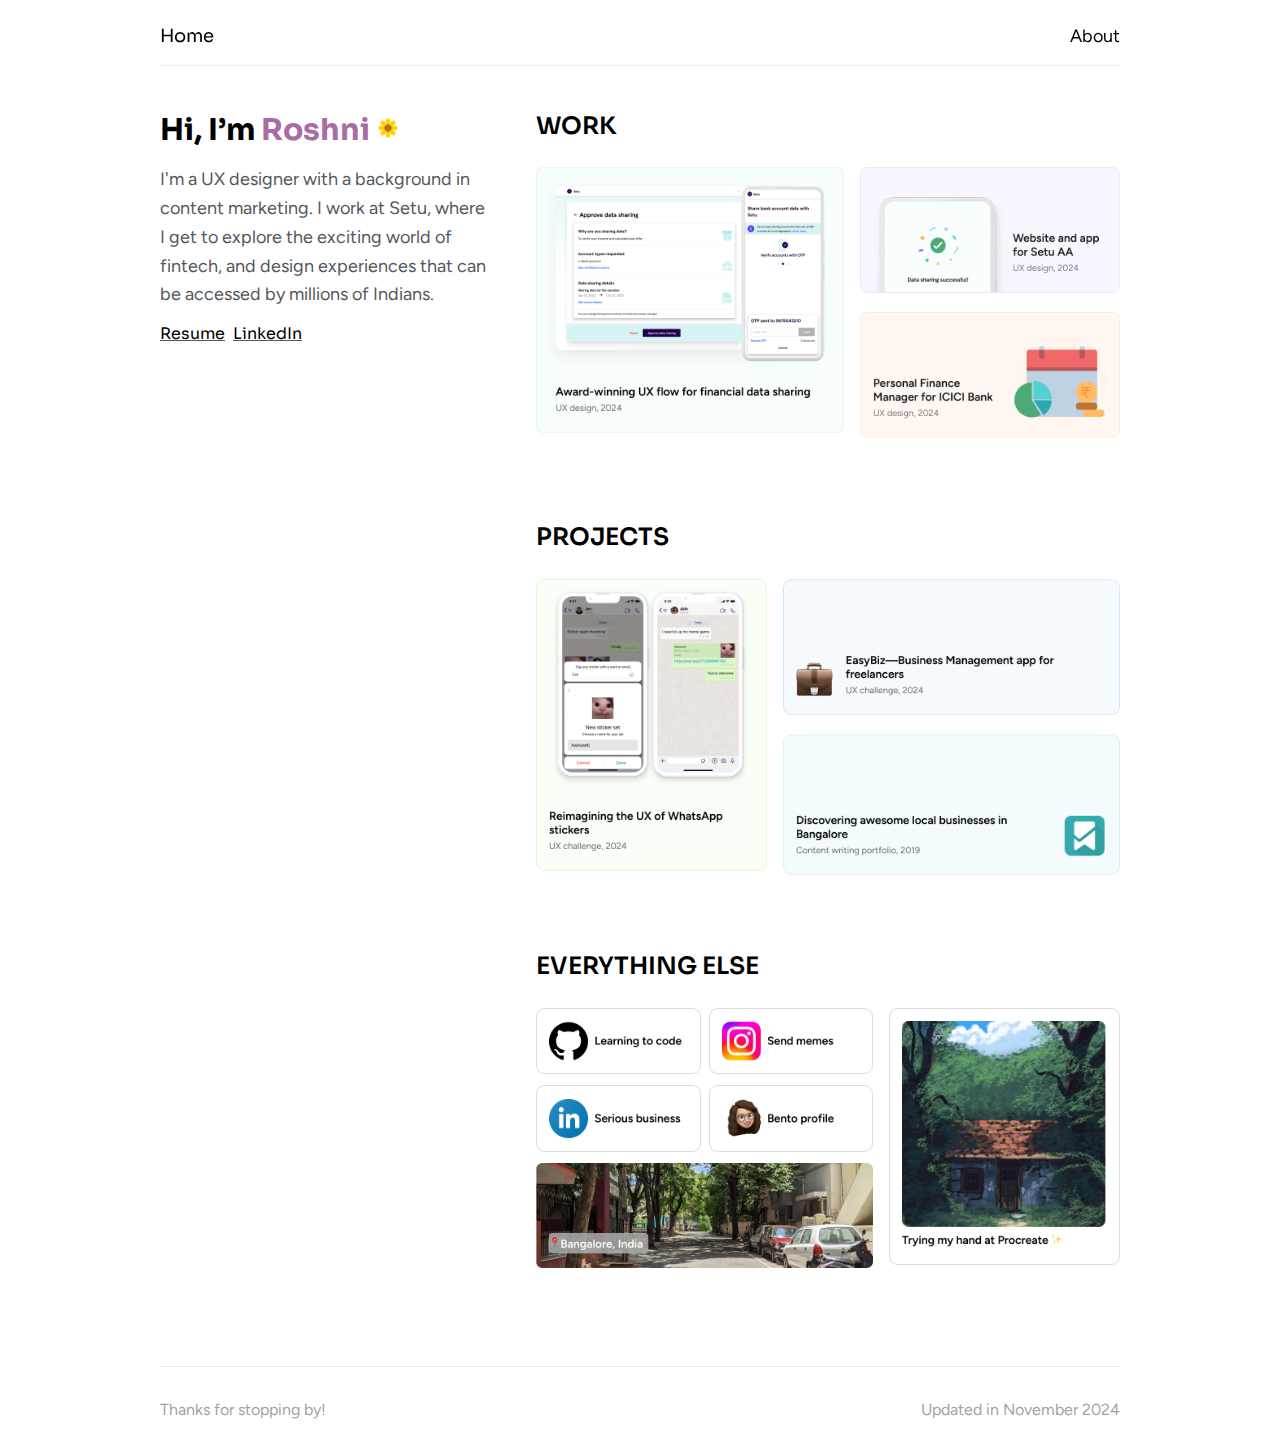
<file: index.html>
<!DOCTYPE html>
<html lang="en">

<head>
  <meta charset="UTF-8">
  <meta name="viewport" content="width=device-width, initial-scale=1.0">
  <title>Roshni Nayak</title>
  <link rel="icon" type="image/jpg" href="./assets/images/favicon.jpg">
  <link rel="stylesheet" href="https://cdnjs.cloudflare.com/ajax/libs/font-awesome/4.7.0/css/font-awesome.min.css">
  <link href="https://fonts.googleapis.com/css2?family=Sora:wght@100..800&display=swap" rel="stylesheet"
    rel="stylesheet">
  <link href="https://fonts.googleapis.com/css2?family=Figtree:ital,wght@0,300..900;1,300..900&display=swap"
    rel="stylesheet" rel="stylesheet">
  <link rel="stylesheet" href="./styles/main.css">
</head>

<body>
  <nav id="top-nav">
    <div class="logo">Home</div>
    <div>
      <ul class="nav-links">
        <li><a href="/about">About</a></li>
      </ul>
    </div>
  </nav>
  <div class="content">
    <section id="profile">
      <div class="section__text">
        <h1 class="title">Hi, I’m <span style="color:#A96DA3">Roshni</span> <img class="title-image"
            src="./assets/images/image 3398.png" alt="sunflower">
        </h1>
        <p class="section__text__p">I'm a UX designer with a background in content marketing.
          I work at Setu, where I get to explore the exciting world of fintech, and design experiences that can be
          accessed by millions of Indians.</p>
          <div class="links">
            <p><a href="assets/images/roshni-nayak-ux-designer-cv.pdf" target="_blank">Resume</a></p>
            <p><a href="https://www.linkedin.com/in/roshni-nayak93/" target="_blank">LinkedIn</a></p>
          </div>
      </div>
    </section>
    <section id="projects" class="section__projects-container">
      <div class="projects__title">
        <h1 class="project-title">WORK</h1>
      </div>
      <div class="projects">
        <div class="project__card3">
          <div class="project__card3">
              <div class="project__card3__image"><img src="./assets/images/consent-approval-ui.png"></div>
          </div>
          </a>
        </div>
        <div class="projects_2_and_3">
          <div class="project__card2">
            <a href="setu-aa.html">
              <div class="project__card2__image"><img src="./assets/images/setu-aa-website.png"></div>
          </div>
          </a>
          <div class="project__card1">
            <a href="ifinance-pfm.html">
              <div class="project__card1__image"><img src="./assets/images/ICICI-PFM-screen.png"></div>
          </div>
          </a>
        </div>
      </div>
      <section id="projects-2" class="section__projects-container-2">
        <div class="projects__title">
          <h1 class="project-title">PROJECTS</h1>
        </div>
        <div class="projects">
          <div class="project__card4">
            <div class="project__card4">
              <a href="https://roshninayak.hashnode.dev/reimagining-the-ux-of-whatsapp-stickers" target="_blank">
                <div class="project__card4__image"><img src="./assets/images/whatsapp-stickers.png"></div>
              </a>
            </div><a href="https://blog.setu.co/articles/design-of-award-winning-aa-consent-approval-ui"
              target="_blank">
            </a>
          </div>
          <div class="projects_5_and_6">
            <div class="project__card5">
              <a href="https://www.figma.com/slides/yGN7jlVwPPBq01K5ciK9aK/EasyBiz?node-id=76-468&node-type=SLIDE&t=ZkLk6XNCFQLDYfFW-0">
                <div class="project__card5__image"><img src="./assets/images/EasyBiz.png"></div>
              </a>
            </div><a href="setu-aa.html">
            </a>
            <div class="project__card6">
              <a href="https://lbb.in/users/roshni-nayak-933978494697/">
                <div class="project__card6__image"><img src="./assets/images/LBB.png"></div>
              </a>
            </div>
            </a>
          </div>
        </div>
      </section>
      <section id="projects-3" class="section__projects-container-3">
        <div class="projects__title">
          <h1 class="project-title">EVERYTHING ELSE</h1>
        </div>
        <div class="projects-3">
          <div class="project__card7">
            <div class="project__card7">
                <div class="project__card7__image"><img src="./assets/images/procreate.png"></div>
            </div>
          </div>
          <div class="other__projects">
            <div class="project__card8and9">
                <div class="project__card8__image"><a href="https://github.com/roshni-nayak" target="_blank"><img src="./assets/images/github.png"></a></div>
                <div class="project__card9__image"><a href="https://www.instagram.com/_inhsor/" target="_blank"><img src="./assets/images/instagram.png"></a></div>
            </div>
            <div class="project__card10and11">
                <div class="project__card10__image"><a href="https://www.linkedin.com/in/roshni-nayak93/" target="_blank"><img src="./assets/images/linkedin.png"></a></div>
                <div class="project__card11__image"><a href="https://bento.me/roshni-nayak" target="_blank"><img src="./assets/images/bento.png"></a></div>
            </div>
            <div class="project__card12">
                <div class="project__card12__image"><img src="./assets/images/bangalore.png"></div>
            </div>
        </div>
  </div>
  </section>
  </section>
  </section>
  </div>
  <footer>
    <div class="footer-text-1">
      <p>Thanks for stopping by!</p>
    </div>
    <div class="footer-text-2">
      <p>Updated in November 2024</p>
    </div>
  </footer>
</body>

</html>
</file>
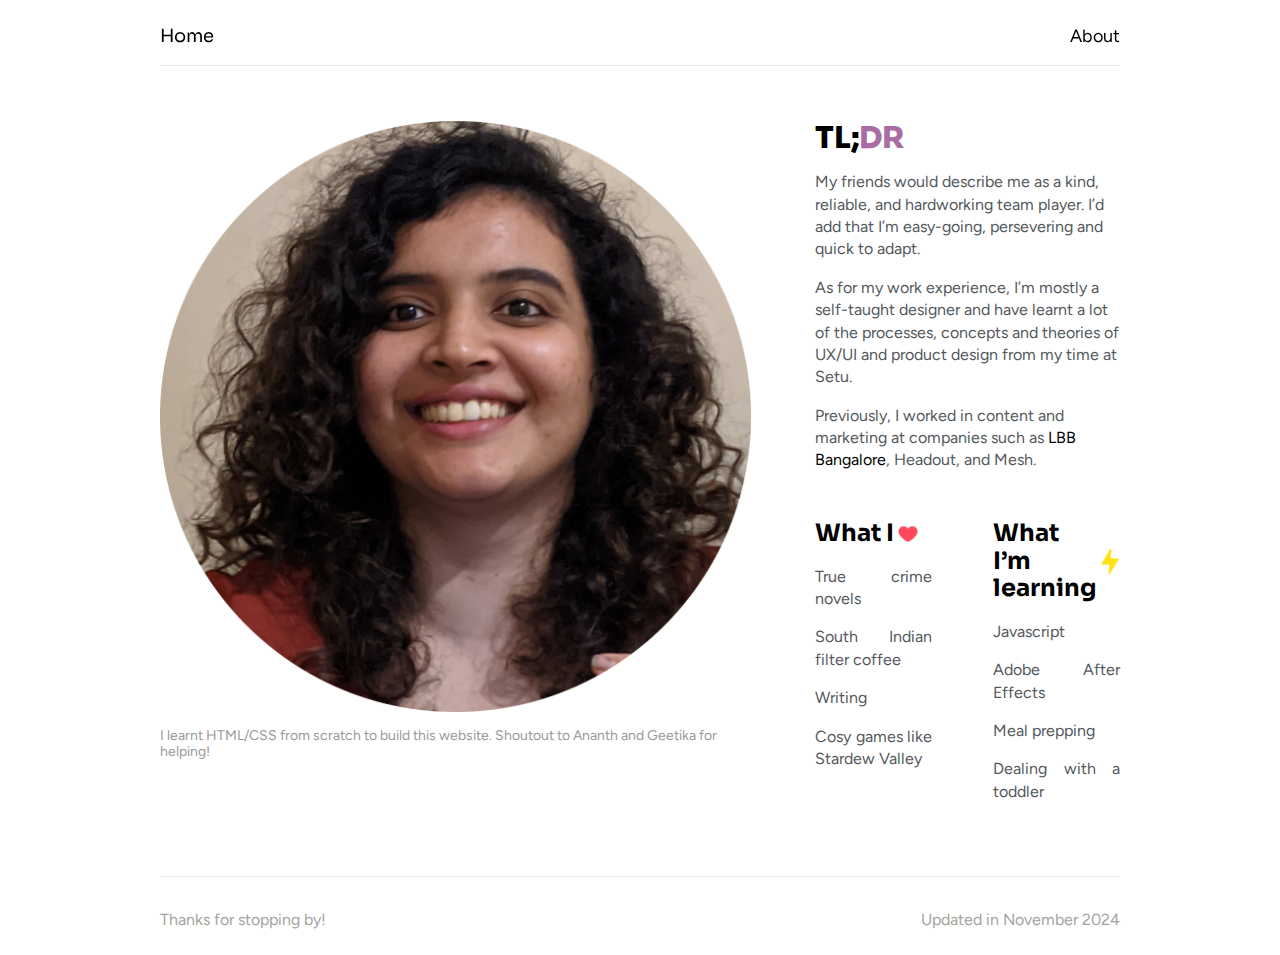
<file: about.html>
<!DOCTYPE html>
<html lang="en">

<head>
  <meta charset="UTF-8">
  <meta name="viewport" content="width=device-width, initial-scale=1.0">
  <title>About me</title>
  <link rel="icon" type="image/jpg" href="./assets/images/favicon.jpg">
  <link href="https://fonts.googleapis.com/css2?family=Sora:wght@100..800&display=swap" rel="stylesheet"
    rel="stylesheet">
  <link href="https://fonts.googleapis.com/css2?family=Figtree:ital,wght@0,300..900;1,300..900&display=swap"
    rel="stylesheet" rel="stylesheet">
  <link rel="stylesheet" href="./styles/about.css">
</head>

<body>
  <nav id="top-nav">
    <div class="logo"><a href="/index.html">Home</a></div>
    <div>
      <ul class="nav-links">
        <li><a href="/about">About</a></li>
      </ul>
    </div>
  </nav>
  <section id="about">
    <div class="section__text">
      <div class="about-description">
        <div class="about-text">
          <h1 class="title">TL;<span style="color:#A96DA3">DR</span></h1>
          <p class="section__text__p">My friends would describe me as a kind, reliable, and hardworking team player. I’d
            add that I’m easy-going, persevering and quick to adapt.</p>
          <p class="section__text__p">As for my work experience, I’m mostly a self-taught designer and have learnt a lot
            of the processes, concepts and theories of UX/UI and product design from my time at Setu.</p>
          <p class="section__text__p3">Previously, I worked in content and marketing at companies such as <a
              href="https://lbb.in/users/roshni-nayak-933978494697/" target="_blank">LBB Bangalore</a>, Headout, and
            Mesh.</p>
            <section id="fun-facts" class="fun-facts-container">
              <div>
                <h1 class="fun-facts-title">What I <img class="title-image" src="./assets/images/heart.png" alt="love"></h1>
                <div>
                  <ul class="fun-facts-list">
                    <p>True crime novels</p>
                    <p>South Indian filter coffee</p>
                    <p>Writing</p>
                    <p>Cosy games like Stardew Valley</p>
                  </ul>
                </div>
              </div>
              <div>
                <h1 class="fun-facts-title">What I’m learning <img class="title-image" src="./assets/images/lightningbolt.png"
                    alt="lightning-bolt"></h1>
                <div>
                  <ul class="fun-facts-list">
                    <p>Javascript</p>
                    <p>Adobe After Effects</p>
                    <p>Meal prepping</p>
                    <p>Dealing with a toddler</p>
                  </ul>
                </div>
              </div>
            </section>
        </div>
        <div class="section__pic-container">
          <img src="./assets/images/profile-pic.png" alt="Roshni picture">
          <div class="caption">I learnt HTML/CSS from scratch to build this website. Shoutout to Ananth and Geetika for helping!</div>
        </div>
      </div>
    </div>
    </div>
  </section>
  <footer>
    <div class="footer-text-1">
      <p>Thanks for stopping by!</p>
    </div>
    <div class="footer-text-2">
      <p>Updated in November 2024</p>
    </div>   
  </footer>
</body>

</html>
</file>
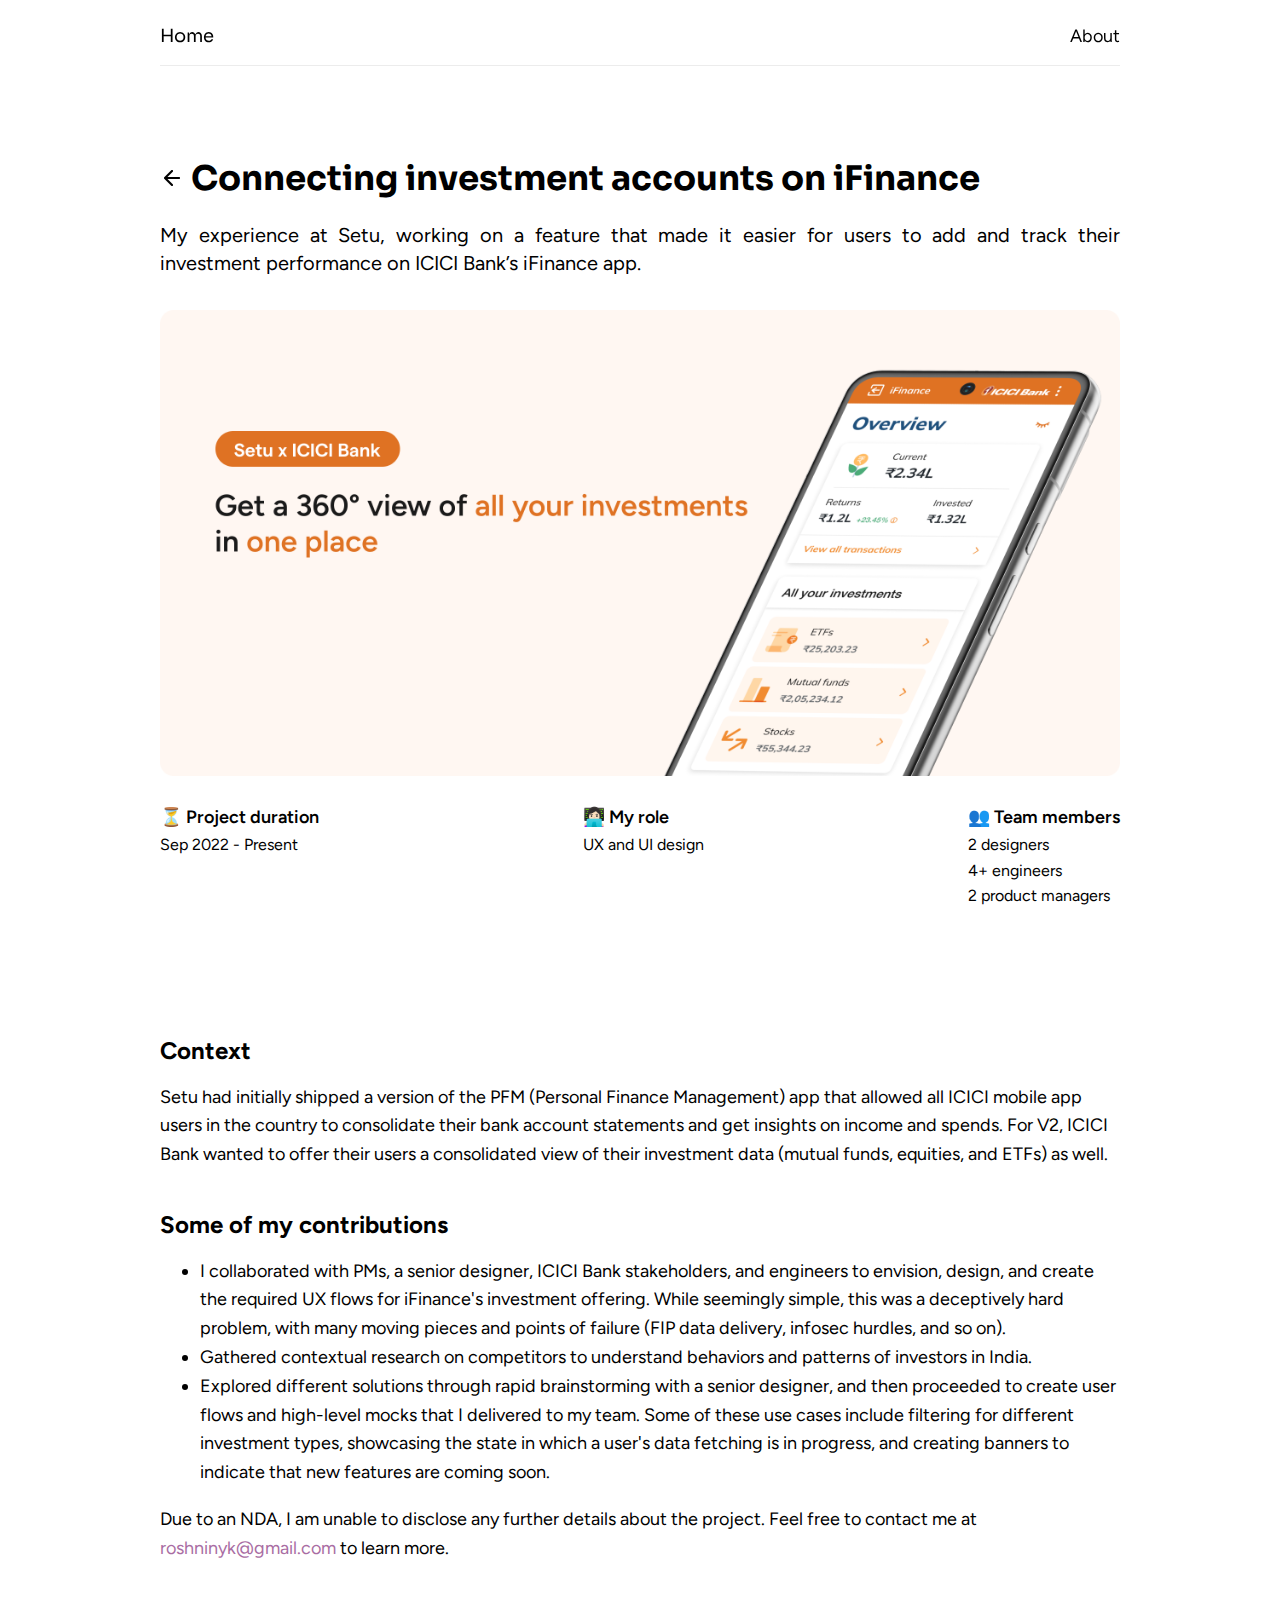
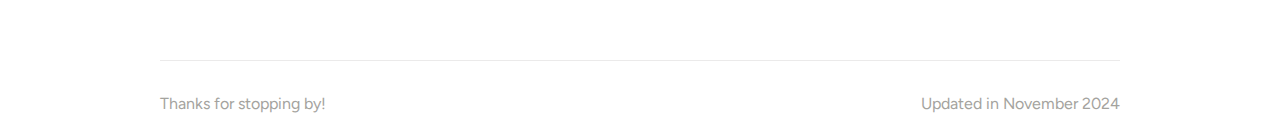
<file: ifinance-pfm.html>
<!DOCTYPE html>
<html lang="en">

<head>
    <meta charset="UTF-8">
    <meta name="viewport" content="width=device-width, initial-scale=1.0">
    <title>ICICI PFM</title>
    <link rel="icon" type="image/jpg" href="./assets/images/favicon.jpg">
    <link rel="preconnect" href="https://fonts.googleapis.com">
    <link rel="preconnect" href="https://fonts.gstatic.com" crossorigin>
    <link href="https://fonts.googleapis.com/css2?family=Sora:wght@100..800&display=swap" rel="stylesheet"
        rel="stylesheet">
    <link href="https://fonts.googleapis.com/css2?family=Figtree:ital,wght@0,300..900;1,300..900&display=swap"
        rel="stylesheet" rel="stylesheet">
    <link rel="stylesheet" href="./styles/setu-aa.css">
</head>

<body>
    <nav id="top-nav">
        <div class="logo"><a href="/index.html">Home</a></div>
        <div>
            <ul class="nav-links">
                <li><a href="/about">About</a></li>
            </ul>
        </div>
    </nav>
</body>
<section id="heading">
    <div class="case-study-text">
        <h1 class="title"><a href="index.html"><img class="title-image" src="./assets/images/arrow-left.png" alt="back arrow"></a> Connecting investment accounts on iFinance</h1>
        <h2 class="case-study-h2">My experience at Setu, working on a feature that made it easier for users to add and track their investment performance on ICICI Bank’s iFinance app.</span></a></h2>
            <img class="cover-image" src="./assets/images/icici-pfm-cover-image.png" alt="cover image">
            <div class="project-details">
                <div class="more-details">
                    <div class="project-title">⏳ Project duration</div>
                    <div class="project-content">Sep 2022 - Present</div>
                </div>
                <div class="more-details">
                    <div class="project-title">👩🏻‍💻 My role</div>
                    <div class="project-content">UX and UI design</div>
                </div>
                <div class="more-details">
                    <div class="project-title">👥 Team members</div>
                    <div class="project-content">2 designers <br> 4+ engineers<br> 2 product managers</div>
                </div>
            </div>
    </div>
    <section id="contributions">
        <div class="case-study-text">
            <h1 class="contributions-title">Context</h1>
            <p class="nda">Setu had initially shipped a version of the PFM (Personal Finance Management) app that allowed all ICICI mobile app users in the country to consolidate their bank account statements and get insights on income and spends. For V2, ICICI Bank wanted to offer their users a consolidated view of their investment data (mutual funds, equities, and ETFs) as well.</p>
            <h1 class="contributions-title">Some of my contributions</h1>
            <ul class="list">
                <li>I collaborated with PMs, a senior designer, ICICI Bank stakeholders, and engineers to envision, design, and create the required UX flows for iFinance's investment offering. While seemingly simple, this was a deceptively hard problem, with many moving pieces and points of failure (FIP data delivery, infosec hurdles, and so on).</li>
                <li>Gathered contextual research on competitors to understand behaviors and patterns of investors in India.</li>
                <li>Explored different solutions through rapid brainstorming with a senior designer, and then proceeded to create user flows and high-level mocks that I delivered to my team. Some of these use cases include filtering for different investment types, showcasing the state in which a user's data fetching is in progress, and creating banners to indicate that new features are coming soon. </li>
            </ul>
            <p class="nda">Due to an NDA, I am unable to disclose any further details about the project. Feel free to contact me at <a href="mailto:roshninyk@gmail.com" target="_blank"><span style="color:#A96DA3">roshninyk@gmail.com</span></a> to learn more.</p>
        </div>
        <footer>
            <div class="footer-text-1">
              <p>Thanks for stopping by!</p>
            </div>
            <div class="footer-text-2">
              <p>Updated in November 2024</p>
            </div>
          </footer>
        </body>
        
        </html>
</file>
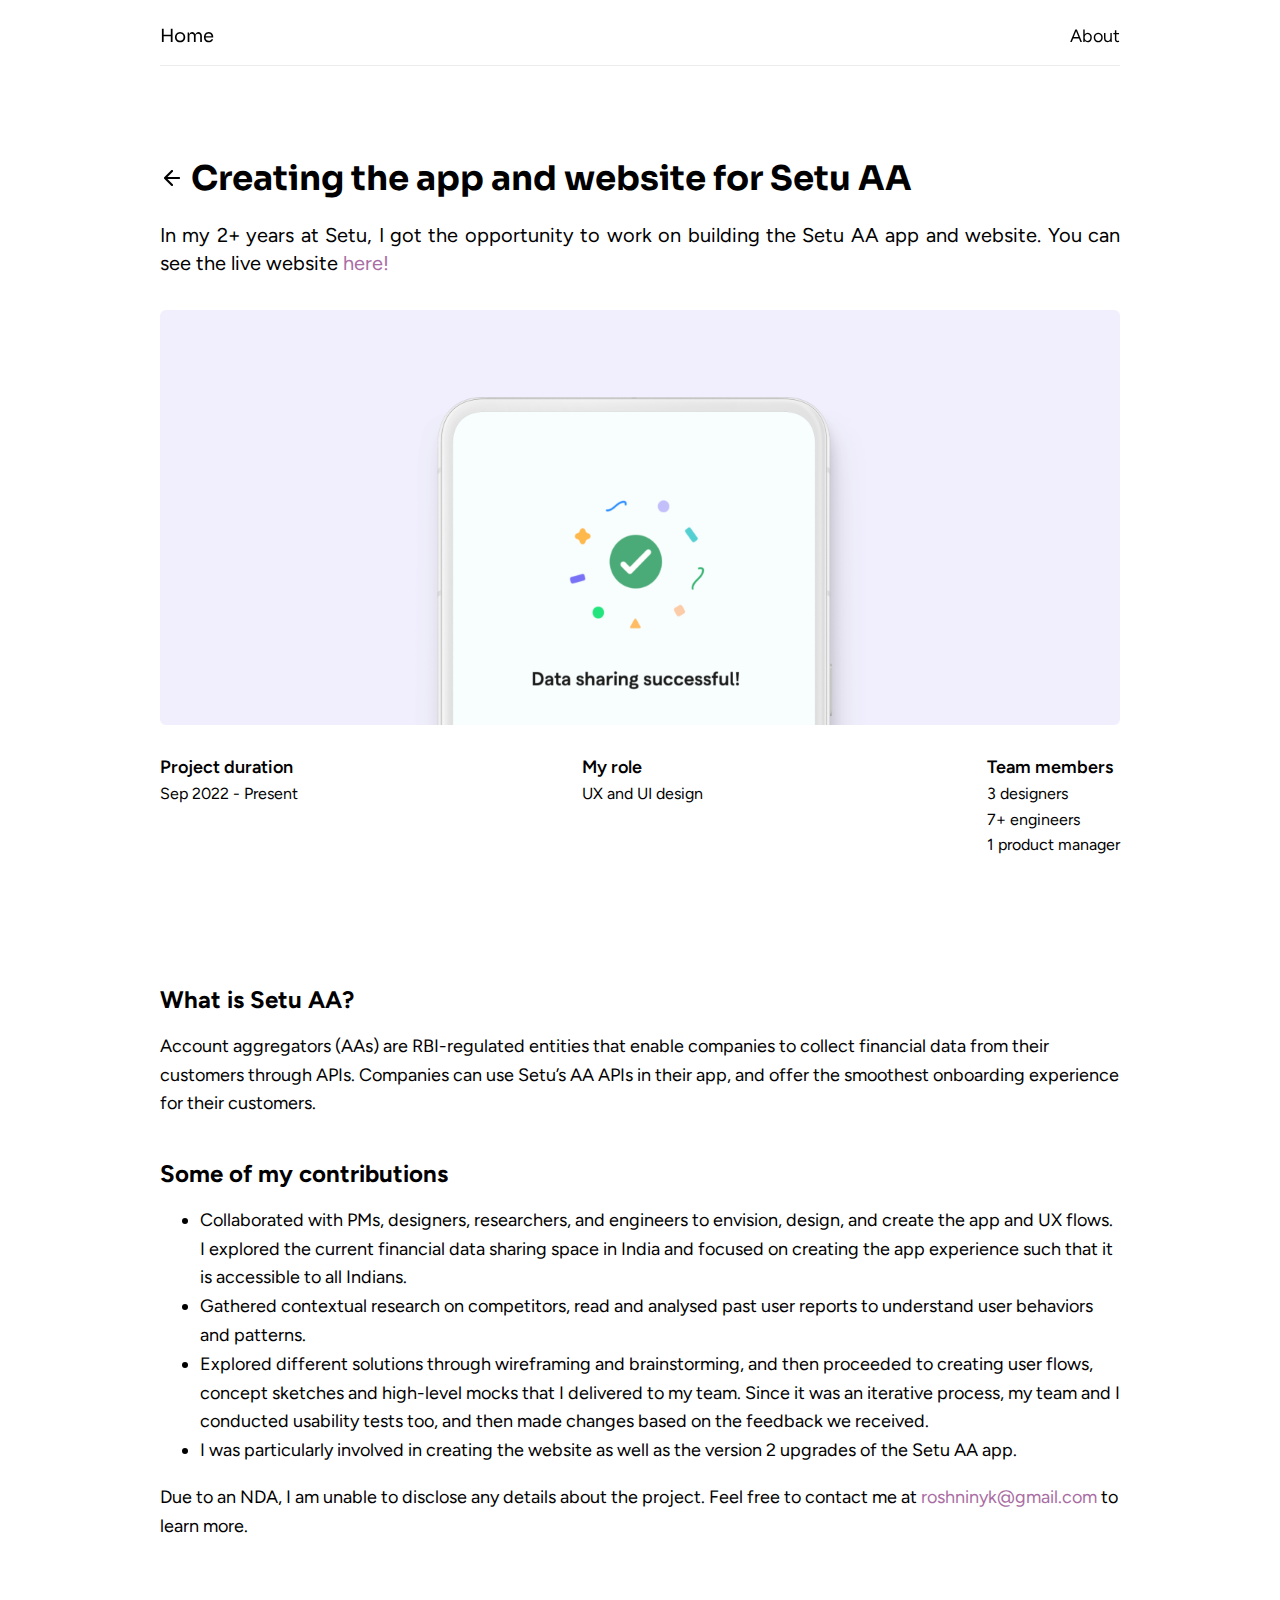
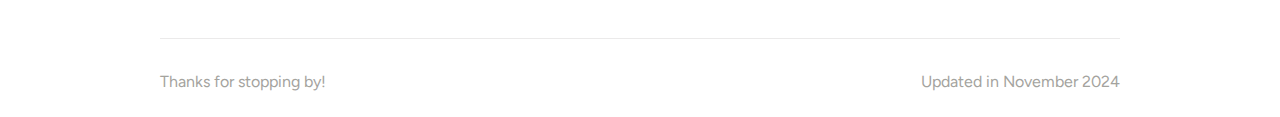
<file: setu-aa.html>
<!DOCTYPE html>
<html lang="en">

<head>
    <meta charset="UTF-8">
    <meta name="viewport" content="width=device-width, initial-scale=1.0">
    <title>Setu AA</title>
    <link rel="icon" type="image/jpg" href="./assets/images/favicon.jpg">
    <link href="https://fonts.googleapis.com/css2?family=Sora:wght@100..800&display=swap" rel="stylesheet"
        rel="stylesheet">
    <link href="https://fonts.googleapis.com/css2?family=Figtree:ital,wght@0,300..900;1,300..900&display=swap"
        rel="stylesheet" rel="stylesheet">
    <link rel="stylesheet" href="./styles/setu-aa.css">
</head>

<body>
    <nav id="top-nav">
        <div class="logo"><a href="/index.html">Home</a></div>
        <div>
            <ul class="nav-links">
                <li><a href="/about">About</a></li>
            </ul>
        </div>
    </nav>
</body>
<section id="heading">
    <div class="case-study-text">
        <h1 class="title"><a href="index.html"><img class="title-image" src="./assets/images/arrow-left.png" alt="back arrow"></a> Creating the app and website for Setu AA</h1>
        <h2 class="case-study-h2">In my 2+ years at Setu, I got the opportunity to work on building the Setu AA app and website. You can see the live website <a href="https://setu-aa.com/" target="_blank"><span style="color:#A96DA3">here!</span></a></h2>
            <img class="cover-image" src="./assets/images/setu-aa-cover-image.png" alt="cover image">
        <div class="project-details">
            <div class="more-details">
                <div class="project-title">Project duration</div>
                <div class="project-content">Sep 2022 - Present</div>
            </div>
            <div class="more-details">
                <div class="project-title">My role</div>
                <div class="project-content">UX and UI design</div>
            </div>
            <div class="more-details">
                <div class="project-title">Team members</div>
                <div class="project-content">3 designers <br> 7+ engineers<br> 1 product manager</div>
            </div>
        </div>
    </div>
    <section id="contributions">
        <div class="case-study-text">
            <h1 class="contributions-title">What is Setu AA?</h1>
            <p class="nda">Account aggregators (AAs) are RBI-regulated entities that enable companies to collect financial data from their customers through APIs. Companies can use Setu’s AA APIs in their app, and offer the smoothest onboarding experience for their customers.</p>
            <h1 class="contributions-title">Some of my contributions</h1>
            <ul class="list">
                <li>Collaborated with PMs, designers, researchers, and engineers to envision, design, and create the app
                    and UX flows. I explored the current financial data
                    sharing space in India and focused on creating the app experience such that it is accessible to all Indians.</li>
                <li>Gathered contextual research on competitors, read and analysed past user reports to understand user behaviors and patterns.</li>
                <li>Explored different solutions through wireframing and brainstorming, and then proceeded to creating
                    user flows, concept sketches and high-level mocks that I delivered to my team. Since it was an
                    iterative process, my team and I conducted usability tests too, and then made changes based on the
                    feedback we received.</li>
                <li>I was particularly involved in creating the website as well as the version 2 upgrades of the Setu AA app.</li>
            </ul>
            <p class="nda">Due to an NDA, I am unable to disclose any details about the project. Feel free to contact me at <a href="mailto:roshninyk@gmail.com" target="_blank"><span style="color:#A96DA3">roshninyk@gmail.com</span></a> to learn more.</p>
        </div>
        <footer>
            <div class="footer-text-1">
              <p>Thanks for stopping by!</p>
            </div>
            <div class="footer-text-2">
              <p>Updated in November 2024</p>
            </div>
          </footer>
        </body>
        
        </html>
</file>
<file: styles/main.css>
@import "./normalize.css";
@import "./common.css";


/* PROFILE SECTION */


section {
    box-sizing: border-box;
    min-height: fit-content;
}

.section-container {
    display: flex;
}

.content {
    display: flex;
    flex-direction: row;
    margin: 48px 160px;
    gap: 48px;
}

#profile {
    display: flex;
    padding-bottom: 64px;
    width: 405px;
}

.section__pic-container {
    display: flex;
    height: 64px;
    width: 64px;
    margin: auto 0;
}

.section__text {
    text-align: center;
    width: 100%;
}

.title {
    color:#000000;
    font-size: 30px;
    text-align: left;
    width: 100%;
    margin: 0;
}

.section__text__p {
    font-size: 18px; 
    text-align: left;
    font-family: "Figtree"; 
    color: #53585C;
    font-weight: 400;
    line-height: 1.6;
    margin-bottom: 0;
}

.links {
    display: flex;
        gap: 8px;
        padding: 0;
        color: #53585C;
        text-decoration: underline;
}

.title-image {
    width: 24px;
}

/* PROJECTS SECTION */

.section__projects-container {
    display: flex;
    flex-direction: column;
    width: 75%;
    gap: 27px;
}

.project-title {
    font-size: 24px;
    font-weight: 600;
    margin: 0;
}

.projects {
    display: flex;
    flex-direction: row;
    gap: 16px;
    padding-bottom: 48px;
}

.project__card3 {   
    display: flex;
    justify-content: center;
    align-items: flex-start;
    width: 100%;
}

.project__card3__image img {
    width: 100%;
}

.projects_2_and_3 {
    display: flex;
    flex-direction: column;
    width: 84.6%;
    gap: 8px;
}


.project__card2 {   
    flex-direction: column;
    display: flex;
    justify-content: center;
    align-items: flex-start;
    width: 100%;
}

.project__card2__image img {
    width: 100%;
}

.project__card1 {   
    flex-direction: column;
    display: flex;
    justify-content: center;
    align-items: flex-start;
    width: 100%;
}

.project__card1__image img {
    width: 100%;
}

.project__card1__text {
    font-family: "Figtree";
    font-size: 16px;
    margin-top: 16px;
    text-align: left;
}

.projects-2 {
    display: flex;
    flex-direction: row;
    gap: 16px;
    width: 100%;
}

.section__projects-container-2 {
    display: flex;
    flex-direction: column;
    width: 100%;
    gap: 27px;
}

.project__card4 {
    height: 100%;
}

.project__card4__image img {
    width: 100%;
}

.projects_5_and_6 {
    display: flex;
    flex-direction: column;
    gap: 8px;
}

.project__card5__image img {
    width: 100%;
}

.project__card6__image img {
    width: 100%;
}

.projects-3 {
    display: flex;
    flex-direction: row-reverse;
    gap: 16px;
    width: 100%;
}

.section__projects-container-3 {
    display: flex;
    flex-direction: column;
    width: 100%;
    gap: 27px;
    padding-bottom: 48px;
}


.project__card7__image img {
    width: 100%;
}

.other__projects {
    display: flex;
    flex-direction: column;
    gap: 8px;
}

.project__card8and9 {
    display: flex;
    flex-direction: row;
    gap: 8px;
}

.project__card8__image img {
    width: 100%;
}

.project__card9__image img {
    width: 100%;
}

.project__card10and11 {
    display: flex;
    flex-direction: row;
    gap: 8px;
}

.project__card10__image img {
    width: 100%;
}

.project__card11__image img {
    width: 100%;
}

.project__card12__image img {
    width: 100%;
}


@media only screen and (max-width: 768px) {
    .content {
        margin: 0 2rem;
        flex-direction: column;
        gap: 48px;
    }

    #profile {
        display: flex;
        padding: 0;
    }

    .section__text {
        padding-top: 48px;
    }

    .title {
        font-size: 30px;
    }

    .title-image {
        width: 10%;
    }

    .section__text__p {
        font-size: 16px;
        font-weight: 500;
    }

    .project__cards {
        display: flex;
        flex-direction: column;
        flex-wrap: wrap;
        row-gap: 48px;
        align-items: center;
    }

    .project__card3 {
        width: 100%;
    }

    .project__card3__text {
        display: flex;
        flex-flow: wrap;
        text-align: left;
    }

    .project__card2 {
        width: 100%;
    }

    .project__card2__text {
        display: flex;
        flex-flow: wrap;
        text-align: left;
    }

    .project__card1 {
        width: 100%;
    }

    .project__card1__text {
        display: flex;
        flex-flow: wrap;
        text-align: left;
    }

    .project__card4 {
        width: 100%;
    }

    .project__card4__text {
        display: flex;
        flex-flow: wrap;
        justify-content: left;
    }

    .sub-text {
        width: 100%;
        text-align: left;
    }

    footer {
        margin-top: 50px;
    }

    .footer-text {
        font-family: 'Figtree';
        color: #000000;
        margin: 24px;
        text-align: center;
        line-height: 1.4;
        font-size: 14px;
    }
}
</file>
<file: styles/about.css>
@import "./normalize.css";
@import "./common.css";

/* PROFILE SECTION */

body {
    display: flex;
    flex-direction: column;
    min-height: 100vh;
}

#about {
    display: flex;
    margin: 48px 160px;
    box-sizing: border-box;
    gap: 100px;
    flex-grow: 1;
}

.title {
    color: #000000;
    font-size: 30px;
    font-weight: 800;
    margin: 0px;
}

.about-description {
    display: flex;
    flex-direction: row-reverse;
    gap: 64px;
}

.about-text {
    display: flex;
    flex-direction: column;
    text-align: left;

}

.section__text__p {
    font-family: "Figtree"; 
    color: #53585C;
    font-weight: 400;
    font-size: 16px;
    line-height: 1.4;
    margin-bottom: 0;
}

.section__text__p3 {
    font-family: "Figtree"; 
    color: #53585C;
    font-weight: 400;
    font-size: 16px;
    line-height: 1.4;
    padding-bottom: 16px;
}

.section__pic-container {
    display: flex;
    flex-direction: column;
    height: fit-content;
}

.section__pic-container img {
    display: flex;
    margin: auto 0;
    max-width: 100%;
    padding-bottom: 16px;
}

.caption {
    font-family: "Figtree";
    font-size: 14px;
    color: #999999;
    width: 100%;
}

/* FUN FACTS */

.fun-facts-container {
    display: flex;
    flex-direction: row;
    gap: 20%;
}

.fun-facts-title {
    display: flex;
    font-family: "Sora";
    font-size: 24px;
    font-weight: 700;
    color: #000000;
    align-items: center;
    gap: 4px;
}

.title-image {
    width: 20px;
}

.fun-facts-list {
        text-align: justify;
        font-family: "Figtree"; 
        color: #53585C;
        font-weight: 400;
        font-style: normal;
        font-size: 18px;
        line-height: 1.4;
        padding: 0;
}

@media only screen and (max-width: 768px) {
    #about {
        display: flex;
        margin: 0 2rem;
        padding-top: 48px;
    }

    .section__text {
        display: grid;
    }

    .title {
        font-size: 40px;
        display: flex;
        justify-content: left;
    }

    .about-description {
        display: flex;
        flex-direction: column-reverse;
        gap: 24px;
    }

    .about-text {
        align-content: left;
    }

    .section__text__p {
        text-align: left;
    }

    .title-image {
        width: 7%;
    }

    .fun-facts-container {
        display: flex;
        flex-direction: column;
        gap: 20%;
    }

    .fun-facts-title {
        text-align: left;
        font-size: 28px;
    }

    .fun-facts-list {
        text-align: left;
    }

    .section__pic-container {
        align-self: center;
    }

    .section__pic-container img {
        max-width: 100%;
    }

    .caption {
        width: 100%;
    }

    footer {
        margin-top: 50px;
    }

    .footer-text {
        font-family: 'Figtree';
        color: #000000;
        margin: 24px;
        text-align: center;
        line-height: 1.4;
        font-size: 14px;
    }
}
</file>
<file: styles/setu-aa.css>
@import "./normalize.css";
@import "./common.css";

/* PAGE CONTENT */

.heading {
    margin: 0 16rem;
}

.title {
    font-size: 34px;
}

.title-image {
    size: 16px;
}

.cover-image {
    width: 100%;
    padding-top: 16px;
    padding-bottom: 24px;
}

.case-study-text {
    display: flex-row;
    padding: 48px 160px;
    padding-top: 64px;
}

.contributions-title {
    font-family: "Figtree";
    font-size: 24px;
}

.case-study-h2 {
    text-align: justify;
    font-family: "Figtree";
    color: #000000;
    font-weight: 400;
    font-size: 20px;
    line-height: 1.4;
}

.project-details {
    font-family: 'Figtree';
    display: flex; 
    justify-content: space-between; 
    line-height: 1.6;
}

.more-details {
    display: flex; 
    flex-direction: column;
}

.project-title {
    color: #000000;
    font-size: 18px;
    font-weight: 600;
}

.project-content {
    font-size: 16px;
    font-weight: 400;
}

.contributions {
    font-family: "Sora";
    font-size: 28px;
}

.list {
    font-family: "Figtree";
    font-weight: 400;
    font-size:  18px;
    line-height: 1.6;
    margin-bottom: 1rem;

}

.nda {
    font-family: "Figtree";
    font-weight: 400;
    font-size: 18px;
    line-height: 1.6;
    padding-bottom: 24px;
}

@media only screen and (max-width: 768px) {
    .top-nav {
        padding: 12px 2rem;
    }

    .case-study-text {
        padding: 12px 2rem;
    }

    .title {
        font-size: 18px;
        line-height: 1.4;
        padding-top: 24px;
    }

    .title-image {
        width: 16px;
    }

    .case-study-h2 {
        text-align: left;
        font-family: "Figtree";
        color: #000000;
        font-weight: 400;
        font-size: 14px;
        line-height: 1.4;
    }

    .project-details {
        display: flex;
        flex-direction: column;
        gap: 14px;
        line-height: 1.6;
    }

    .project-title {
        color: #000000;
        font-weight: 600;
        font-size: 14px;
    }
    
    .project-content {
        font-size: 14px;
    }

    .contributions-title {
        display: flex;
        font-size: 18px;
        font-weight: 600;
    }

    .list {
        font-size: 14px;
    }

    .nda {
        font-family: "Figtree";
        font-weight: 400;
        font-size: 14px;
        line-height: 1.6;
        padding-bottom: 24px;
    }



    footer {
        margin-top: 50px;
    }

    .footer-text {
        font-family: 'Figtree';
        color: #000000;
        margin: 24px;
        text-align: center;
        line-height: 1.4;
        font-size: 14px;
    }
}
</file>
